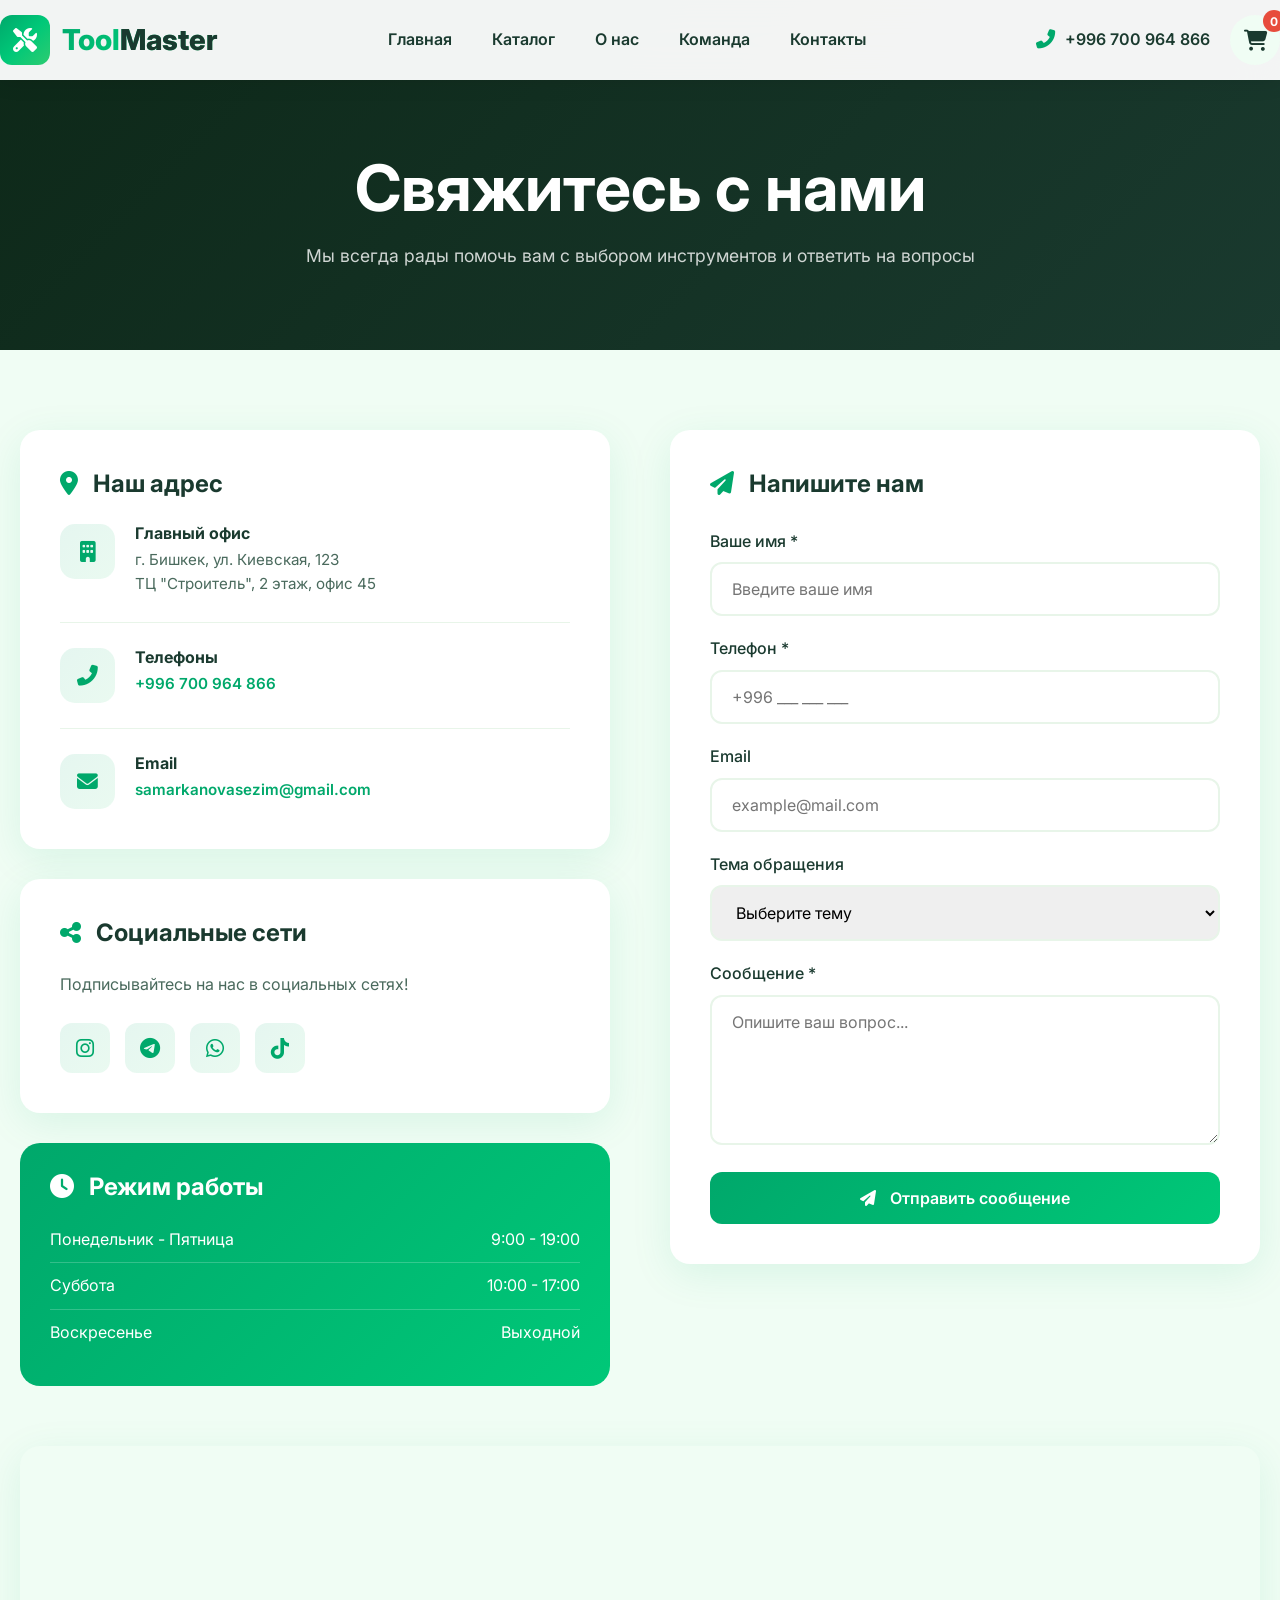
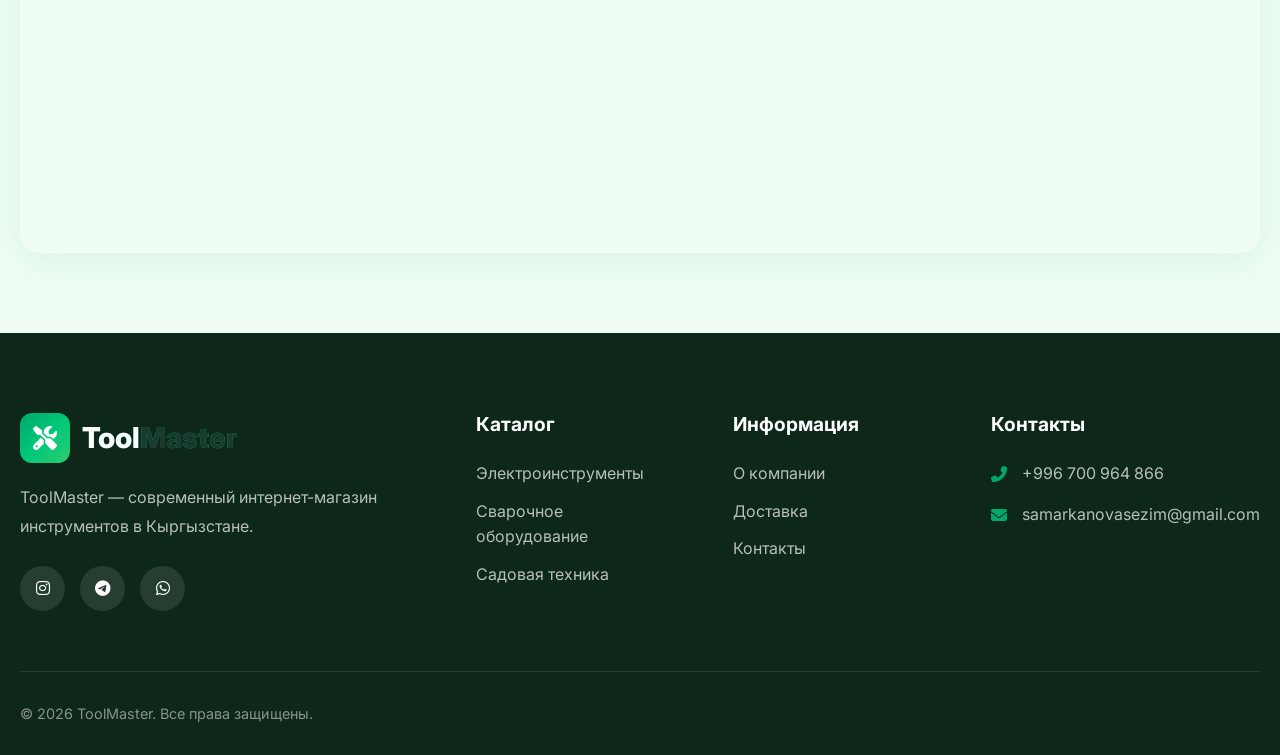
<file: pages/contacts.html>
<!DOCTYPE html>
<html lang="ru">
<head>
    <meta charset="UTF-8">
    <meta name="viewport" content="width=device-width, initial-scale=1.0">
    <title>Контакты - ToolMaster | Интернет-магазин инструментов</title>
    
    <link rel="preconnect" href="https://fonts.googleapis.com">
    <link rel="preconnect" href="https://fonts.gstatic.com" crossorigin>
    <link href="https://fonts.googleapis.com/css2?family=Inter:wght@300;400;500;600;700;800&display=swap" rel="stylesheet">
    <link rel="stylesheet" href="https://cdnjs.cloudflare.com/ajax/libs/font-awesome/6.4.0/css/all.min.css">
    <link rel="stylesheet" href="../css/styles.css">
    
    <style>
        .contacts-hero {
            padding: 150px 0 80px;
            background: linear-gradient(135deg, #0d2818 0%, #1a3a2f 100%);
            text-align: center;
            color: white;
        }
        
        .contacts-hero h1 { color: white; margin-bottom: 15px; }
        .contacts-hero p { color: rgba(255,255,255,0.8); font-size: 1.1rem; }
        
        .contacts-section { padding: 80px 0; background: #f0fdf4; }
        
        .contacts-grid {
            display: grid;
            grid-template-columns: 1fr 1fr;
            gap: 60px;
        }
        
        .contact-info-card {
            background: white;
            border-radius: 20px;
            padding: 40px;
            box-shadow: 0 10px 40px rgba(0,168,107,0.1);
            margin-bottom: 30px;
        }
        
        .contact-info-card h3 { margin-bottom: 25px; font-size: 1.5rem; }
        
        .contact-item {
            display: flex;
            gap: 20px;
            margin-bottom: 25px;
            padding-bottom: 25px;
            border-bottom: 1px solid #e8f5e9;
        }
        
        .contact-item:last-child { border-bottom: none; margin-bottom: 0; padding-bottom: 0; }
        
        .contact-icon {
            width: 55px;
            height: 55px;
            background: linear-gradient(135deg, rgba(0, 168, 107, 0.1) 0%, rgba(46, 204, 113, 0.1) 100%);
            border-radius: 15px;
            display: flex;
            align-items: center;
            justify-content: center;
            color: #00a86b;
            font-size: 1.3rem;
            flex-shrink: 0;
        }
        
        .contact-text h4 { font-size: 1rem; margin-bottom: 5px; }
        .contact-text p { color: #4a6a5d; font-size: 0.95rem; }
        .contact-text a { color: #00a86b; font-weight: 600; }
        .contact-text a:hover { text-decoration: underline; }
        
        .contact-form-card {
            background: white;
            border-radius: 20px;
            padding: 40px;
            box-shadow: 0 10px 40px rgba(0,168,107,0.1);
        }
        
        .contact-form-card h3 { margin-bottom: 30px; font-size: 1.5rem; }
        
        .form-group { margin-bottom: 20px; }
        .form-group label { display: block; margin-bottom: 8px; font-weight: 500; color: #1a3a2f; }
        
        .form-control {
            width: 100%;
            padding: 15px 20px;
            border: 2px solid #e8f5e9;
            border-radius: 12px;
            font-size: 1rem;
            transition: all 0.3s;
        }
        
        .form-control:focus { border-color: #00a86b; outline: none; }
        textarea.form-control { min-height: 150px; resize: vertical; }
        
        .submit-btn {
            width: 100%;
            padding: 16px;
            background: linear-gradient(135deg, #00a86b 0%, #00c878 100%);
            color: white;
            border: none;
            border-radius: 12px;
            font-size: 1rem;
            font-weight: 600;
            cursor: pointer;
            transition: all 0.3s;
        }
        
        .submit-btn:hover {
            transform: translateY(-3px);
            box-shadow: 0 10px 30px rgba(0, 168, 107, 0.4);
        }
        
        .map-section { margin-top: 60px; }
        .map-container {
            border-radius: 20px;
            overflow: hidden;
            box-shadow: 0 10px 40px rgba(0,168,107,0.1);
        }
        .map-container iframe { width: 100%; height: 400px; border: none; }
        
        .social-links { display: flex; gap: 15px; margin-top: 25px; }
        
        .social-link {
            width: 50px;
            height: 50px;
            background: linear-gradient(135deg, rgba(0, 168, 107, 0.1) 0%, rgba(46, 204, 113, 0.1) 100%);
            border-radius: 12px;
            display: flex;
            align-items: center;
            justify-content: center;
            color: #00a86b;
            font-size: 1.3rem;
            transition: all 0.3s;
        }
        
        .social-link:hover {
            background: #00a86b;
            color: white;
            transform: translateY(-3px);
        }
        
        .working-hours {
            background: linear-gradient(135deg, #00a86b 0%, #00c878 100%);
            color: white;
            border-radius: 20px;
            padding: 30px;
            margin-top: 30px;
        }
        
        .working-hours h4 { color: white; margin-bottom: 15px; }
        .hours-list { list-style: none; }
        .hours-list li {
            display: flex;
            justify-content: space-between;
            padding: 10px 0;
            border-bottom: 1px solid rgba(255,255,255,0.2);
        }
        .hours-list li:last-child { border-bottom: none; }
        
        @media (max-width: 992px) {
            .contacts-grid { grid-template-columns: 1fr; }
        }
    </style>
<script src="https://sites.super.myninja.ai/_assets/ninja-daytona-script.js"></script>
</head>
<body>
    <!-- Header -->
    <header class="header" id="header">
        <div class="container header-container">
            <a href="../index.html" class="logo">
                <div class="logo-icon"><i class="fas fa-tools"></i></div>
                <div class="logo-text">Tool<span>Master</span></div>
            </a>
            
            <nav class="nav">
                <a href="../index.html" class="nav-link">Главная</a>
                <a href="catalog.html" class="nav-link">Каталог</a>
                <a href="../index.html#about" class="nav-link">О нас</a>
                <a href="../index.html#team" class="nav-link">Команда</a>
                <a href="contacts.html" class="nav-link">Контакты</a>
            </nav>
            
            <div class="header-actions">
                <a href="tel:+996700964866" class="header-phone">
                    <i class="fas fa-phone-alt"></i>
                    <span>+996 700 964 866</span>
                </a>
                <button class="cart-btn" id="cartBtn">
                    <i class="fas fa-shopping-cart"></i>
                    <span class="cart-count" id="cartCount">0</span>
                </button>
                <button class="mobile-menu-btn" id="mobileMenuBtn">
                    <span></span><span></span><span></span>
                </button>
            </div>
        </div>
    </header>

    <!-- Contacts Hero -->
    <section class="contacts-hero">
        <div class="container">
            <h1>Свяжитесь с нами</h1>
            <p>Мы всегда рады помочь вам с выбором инструментов и ответить на вопросы</p>
        </div>
    </section>

    <!-- Contacts Section -->
    <section class="contacts-section">
        <div class="container">
            <div class="contacts-grid">
                <!-- Contact Info -->
                <div>
                    <div class="contact-info-card">
                        <h3><i class="fas fa-map-marker-alt" style="color: #00a86b; margin-right: 10px;"></i> Наш адрес</h3>
                        
                        <div class="contact-item">
                            <div class="contact-icon"><i class="fas fa-building"></i></div>
                            <div class="contact-text">
                                <h4>Главный офис</h4>
                                <p>г. Бишкек, ул. Киевская, 123</p>
                                <p>ТЦ "Строитель", 2 этаж, офис 45</p>
                            </div>
                        </div>
                        
                        <div class="contact-item">
                            <div class="contact-icon"><i class="fas fa-phone-alt"></i></div>
                            <div class="contact-text">
                                <h4>Телефоны</h4>
                                <p><a href="tel:+996700964866">+996 700 964 866</a></p>
                            </div>
                        </div>
                        
                        <div class="contact-item">
                            <div class="contact-icon"><i class="fas fa-envelope"></i></div>
                            <div class="contact-text">
                                <h4>Email</h4>
                                <p><a href="mailto:samarkanovasezim@gmail.com">samarkanovasezim@gmail.com</a></p>
                            </div>
                        </div>
                    </div>
                    
                    <div class="contact-info-card">
                        <h3><i class="fas fa-share-alt" style="color: #00a86b; margin-right: 10px;"></i> Социальные сети</h3>
                        <p style="color: #4a6a5d; margin-bottom: 20px;">Подписывайтесь на нас в социальных сетях!</p>
                        <div class="social-links">
                            <a href="#" class="social-link"><i class="fab fa-instagram"></i></a>
                            <a href="#" class="social-link"><i class="fab fa-telegram"></i></a>
                            <a href="#" class="social-link"><i class="fab fa-whatsapp"></i></a>
                            <a href="#" class="social-link"><i class="fab fa-tiktok"></i></a>
                        </div>
                    </div>
                    
                    <div class="working-hours">
                        <h4><i class="fas fa-clock" style="margin-right: 10px;"></i> Режим работы</h4>
                        <ul class="hours-list">
                            <li><span>Понедельник - Пятница</span><span>9:00 - 19:00</span></li>
                            <li><span>Суббота</span><span>10:00 - 17:00</span></li>
                            <li><span>Воскресенье</span><span>Выходной</span></li>
                        </ul>
                    </div>
                </div>
                
                <!-- Contact Form -->
                <div>
                    <div class="contact-form-card">
                        <h3><i class="fas fa-paper-plane" style="color: #00a86b; margin-right: 10px;"></i> Напишите нам</h3>
                        
                        <form id="contactForm">
                            <div class="form-group">
                                <label for="name">Ваше имя *</label>
                                <input type="text" id="name" class="form-control" placeholder="Введите ваше имя" required>
                            </div>
                            
                            <div class="form-group">
                                <label for="phone">Телефон *</label>
                                <input type="tel" id="phone" class="form-control" placeholder="+996 ___ ___ ___" required>
                            </div>
                            
                            <div class="form-group">
                                <label for="email">Email</label>
                                <input type="email" id="email" class="form-control" placeholder="example@mail.com">
                            </div>
                            
                            <div class="form-group">
                                <label for="subject">Тема обращения</label>
                                <select id="subject" class="form-control">
                                    <option value="">Выберите тему</option>
                                    <option value="order">Вопрос по заказу</option>
                                    <option value="product">Вопрос по товару</option>
                                    <option value="delivery">Доставка</option>
                                    <option value="warranty">Гарантия и возврат</option>
                                    <option value="cooperation">Сотрудничество</option>
                                    <option value="other">Другое</option>
                                </select>
                            </div>
                            
                            <div class="form-group">
                                <label for="message">Сообщение *</label>
                                <textarea id="message" class="form-control" placeholder="Опишите ваш вопрос..." required></textarea>
                            </div>
                            
                            <button type="submit" class="submit-btn">
                                <i class="fas fa-paper-plane" style="margin-right: 10px;"></i>
                                Отправить сообщение
                            </button>
                        </form>
                    </div>
                </div>
            </div>
            
            <!-- Map -->
            <div class="map-section">
                <div class="map-container">
                    <iframe src="https://www.google.com/maps/embed?pb=!1m18!1m12!1m3!1d2924.4841656713944!2d74.5829!3d42.8746!2m3!1f0!2f0!3f0!3m2!1i1024!2i768!4f13.1!3m3!1m2!1s0x0%3A0x0!2zNDLCsDUyJzI4LjYiTiA3NMKwMzQnNTguNCJF!5e0!3m2!1sru!2skg!4v1234567890" allowfullscreen="" loading="lazy"></iframe>
                </div>
            </div>
        </div>
    </section>

    <!-- Footer -->
    <footer class="footer">
        <div class="container">
            <div class="footer-grid">
                <div>
                    <div class="footer-logo">
                        <div class="logo-icon"><i class="fas fa-tools"></i></div>
                        <div class="logo-text">Tool<span>Master</span></div>
                    </div>
                    <p class="footer-about">ToolMaster — современный интернет-магазин инструментов в Кыргызстане.</p>
                    <div class="footer-social">
                        <a href="#"><i class="fab fa-instagram"></i></a>
                        <a href="#"><i class="fab fa-telegram"></i></a>
                        <a href="#"><i class="fab fa-whatsapp"></i></a>
                    </div>
                </div>
                <div>
                    <h4 class="footer-title">Каталог</h4>
                    <ul class="footer-links">
                        <li><a href="#">Электроинструменты</a></li>
                        <li><a href="#">Сварочное оборудование</a></li>
                        <li><a href="#">Садовая техника</a></li>
                    </ul>
                </div>
                <div>
                    <h4 class="footer-title">Информация</h4>
                    <ul class="footer-links">
                        <li><a href="#">О компании</a></li>
                        <li><a href="#">Доставка</a></li>
                        <li><a href="#">Контакты</a></li>
                    </ul>
                </div>
                <div>
                    <h4 class="footer-title">Контакты</h4>
                    <ul class="footer-contact">
                        <li><i class="fas fa-phone-alt"></i><span>+996 700 964 866</span></li>
                        <li><i class="fas fa-envelope"></i><span>samarkanovasezim@gmail.com</span></li>
                    </ul>
                </div>
            </div>
            <div class="footer-bottom">
                <p>© 2026 ToolMaster. Все права защищены.</p>
            </div>
        </div>
    </footer>

    <script src="../js/main.js"></script>
    <script>
        const contactForm = document.getElementById('contactForm');
        contactForm.addEventListener('submit', function(e) {
            e.preventDefault();
            const name = document.getElementById('name').value;
            const phone = document.getElementById('phone').value;
            const message = document.getElementById('message').value;
            
            if (name && phone && message) {
                showNotification('Спасибо! Ваше сообщение отправлено.', 'success');
                contactForm.reset();
            }
        });
    </script>
</body>
</html>
</file>
<file: css/styles.css>
/* ============================================
   ToolMaster - Modern Tools Store
   Интернет-магазин инструментов
   ============================================ */

/* === CSS Variables === */
:root {
    --primary-color: #00a86b;
    --primary-dark: #008f5b;
    --primary-light: #00c878;
    --secondary-color: #1a3a2f;
    --accent-color: #2ecc71;
    --success-color: #27ae60;
    --warning-color: #f1c40f;
    --danger-color: #e74c3c;
    --light-bg: #f0fdf4;
    --dark-bg: #0d2818;
    --card-bg: #ffffff;
    --text-primary: #1a3a2f;
    --text-secondary: #4a6a5d;
    --text-light: #8fb3a3;
    --border-radius: 16px;
    --box-shadow: 0 10px 40px rgba(0, 168, 107, 0.12);
    --transition: all 0.3s ease;
    --gradient-primary: linear-gradient(135deg, #00a86b 0%, #00c878 50%, #2ecc71 100%);
    --gradient-dark: linear-gradient(135deg, #0d2818 0%, #1a3a2f 100%);
    --gradient-accent: linear-gradient(135deg, #27ae60 0%, #2ecc71 100%);
    --gradient-light: linear-gradient(135deg, #e8f5e9 0%, #f0fdf4 100%);
}

/* === Reset & Base === */
* {
    margin: 0;
    padding: 0;
    box-sizing: border-box;
}

html {
    scroll-behavior: smooth;
}

body {
    font-family: 'Inter', -apple-system, BlinkMacSystemFont, 'Segoe UI', Roboto, sans-serif;
    line-height: 1.6;
    color: var(--text-primary);
    background: var(--light-bg);
    overflow-x: hidden;
}

a {
    text-decoration: none;
    color: inherit;
    transition: var(--transition);
}

ul {
    list-style: none;
}

img {
    max-width: 100%;
    height: auto;
    display: block;
}

button {
    cursor: pointer;
    border: none;
    outline: none;
    font-family: inherit;
}

input, select, textarea {
    font-family: inherit;
    outline: none;
}

/* === Typography === */
h1, h2, h3, h4, h5, h6 {
    font-weight: 700;
    line-height: 1.2;
    color: var(--secondary-color);
}

h1 { font-size: clamp(2.5rem, 5vw, 4rem); }
h2 { font-size: clamp(2rem, 4vw, 3rem); }
h3 { font-size: clamp(1.5rem, 3vw, 2rem); }
h4 { font-size: clamp(1.25rem, 2vw, 1.5rem); }

/* === Container === */
.container {
    width: 100%;
    max-width: 1400px;
    margin: 0 auto;
    padding: 0 20px;
}

/* === Buttons === */
.btn {
    display: inline-flex;
    align-items: center;
    justify-content: center;
    gap: 10px;
    padding: 14px 32px;
    border-radius: 50px;
    font-weight: 600;
    font-size: 1rem;
    transition: var(--transition);
    text-transform: uppercase;
    letter-spacing: 1px;
}

.btn-primary {
    background: var(--gradient-primary);
    color: white;
    box-shadow: 0 4px 20px rgba(255, 107, 53, 0.4);
}

.btn-primary:hover {
    transform: translateY(-3px);
    box-shadow: 0 8px 30px rgba(255, 107, 53, 0.5);
}

.btn-secondary {
    background: transparent;
    color: var(--primary-color);
    border: 2px solid var(--primary-color);
}

.btn-secondary:hover {
    background: var(--primary-color);
    color: white;
    transform: translateY(-3px);
}

.btn-accent {
    background: var(--gradient-accent);
    color: white;
    box-shadow: 0 4px 20px rgba(9, 132, 227, 0.4);
}

.btn-accent:hover {
    transform: translateY(-3px);
    box-shadow: 0 8px 30px rgba(9, 132, 227, 0.5);
}

/* === Header === */
.header {
    position: fixed;
    top: 0;
    left: 0;
    right: 0;
    z-index: 1000;
    background: rgba(255, 255, 255, 0.95);
    backdrop-filter: blur(20px);
    box-shadow: 0 2px 20px rgba(0, 0, 0, 0.1);
    transition: var(--transition);
}

.header.scrolled {
    background: rgba(255, 255, 255, 0.98);
}

.header-container {
    display: flex;
    align-items: center;
    justify-content: space-between;
    padding: 15px 0;
}

.logo {
    display: flex;
    align-items: center;
    gap: 12px;
}

.logo-icon {
    width: 50px;
    height: 50px;
    background: var(--gradient-primary);
    border-radius: 12px;
    display: flex;
    align-items: center;
    justify-content: center;
    color: white;
    font-size: 1.5rem;
    font-weight: 700;
}

.logo-text {
    font-size: 1.8rem;
    font-weight: 800;
    background: var(--gradient-primary);
    -webkit-background-clip: text;
    -webkit-text-fill-color: transparent;
    background-clip: text;
}

.logo-text span {
    color: var(--secondary-color);
    -webkit-text-fill-color: var(--secondary-color);
}

/* Navigation */
.nav {
    display: flex;
    align-items: center;
    gap: 40px;
}

.nav-link {
    font-weight: 600;
    color: var(--text-primary);
    position: relative;
    padding: 8px 0;
}

.nav-link::after {
    content: '';
    position: absolute;
    bottom: 0;
    left: 0;
    width: 0;
    height: 3px;
    background: var(--gradient-primary);
    border-radius: 2px;
    transition: var(--transition);
}

.nav-link:hover::after {
    width: 100%;
}

.nav-link:hover {
    color: var(--primary-color);
}

/* Header Actions */
.header-actions {
    display: flex;
    align-items: center;
    gap: 20px;
}

.header-phone {
    display: flex;
    align-items: center;
    gap: 10px;
    font-weight: 600;
    color: var(--secondary-color);
}

.header-phone i {
    color: var(--primary-color);
    font-size: 1.2rem;
}

.cart-btn {
    position: relative;
    width: 50px;
    height: 50px;
    background: var(--light-bg);
    border-radius: 50%;
    display: flex;
    align-items: center;
    justify-content: center;
    font-size: 1.3rem;
    color: var(--secondary-color);
    transition: var(--transition);
}

.cart-btn:hover {
    background: var(--primary-color);
    color: white;
    transform: scale(1.1);
}

.cart-count {
    position: absolute;
    top: -5px;
    right: -5px;
    width: 22px;
    height: 22px;
    background: var(--danger-color);
    color: white;
    font-size: 0.75rem;
    font-weight: 700;
    border-radius: 50%;
    display: flex;
    align-items: center;
    justify-content: center;
}

.mobile-menu-btn {
    display: none;
    width: 45px;
    height: 45px;
    background: transparent;
    border: 2px solid var(--primary-color);
    border-radius: 10px;
    flex-direction: column;
    align-items: center;
    justify-content: center;
    gap: 5px;
}

.mobile-menu-btn span {
    width: 20px;
    height: 2px;
    background: var(--primary-color);
    transition: var(--transition);
}

/* === Hero Section === */
.hero {
    min-height: 100vh;
    display: flex;
    align-items: center;
    position: relative;
    background: linear-gradient(135deg, #f8f9fa 0%, #e9ecef 100%);
    overflow: hidden;
    padding-top: 100px;
}

.hero::before {
    content: '';
    position: absolute;
    top: -50%;
    right: -20%;
    width: 800px;
    height: 800px;
    background: radial-gradient(circle, rgba(255, 107, 53, 0.1) 0%, transparent 70%);
    animation: float 8s ease-in-out infinite;
}

.hero::after {
    content: '';
    position: absolute;
    bottom: -30%;
    left: -10%;
    width: 600px;
    height: 600px;
    background: radial-gradient(circle, rgba(9, 132, 227, 0.08) 0%, transparent 70%);
    animation: float 10s ease-in-out infinite reverse;
}

@keyframes float {
    0%, 100% { transform: translate(0, 0); }
    50% { transform: translate(30px, -30px); }
}

.hero-container {
    display: grid;
    grid-template-columns: 1fr 1fr;
    gap: 60px;
    align-items: center;
    position: relative;
    z-index: 1;
}

.hero-content {
    animation: slideInLeft 1s ease;
}

@keyframes slideInLeft {
    from {
        opacity: 0;
        transform: translateX(-50px);
    }
    to {
        opacity: 1;
        transform: translateX(0);
    }
}

.hero-badge {
    display: inline-flex;
    align-items: center;
    gap: 8px;
    background: rgba(255, 107, 53, 0.1);
    color: var(--primary-color);
    padding: 10px 20px;
    border-radius: 50px;
    font-weight: 600;
    font-size: 0.9rem;
    margin-bottom: 25px;
}

.hero-badge i {
    animation: pulse 2s infinite;
}

@keyframes pulse {
    0%, 100% { transform: scale(1); }
    50% { transform: scale(1.2); }
}

.hero-title {
    margin-bottom: 25px;
    line-height: 1.1;
}

.hero-title span {
    background: var(--gradient-primary);
    -webkit-background-clip: text;
    -webkit-text-fill-color: transparent;
    background-clip: text;
}

.hero-description {
    font-size: 1.25rem;
    color: var(--text-secondary);
    margin-bottom: 35px;
    max-width: 500px;
}

.hero-buttons {
    display: flex;
    gap: 20px;
    flex-wrap: wrap;
}

.hero-stats {
    display: flex;
    gap: 50px;
    margin-top: 50px;
    padding-top: 30px;
    border-top: 1px solid rgba(0, 0, 0, 0.1);
}

.stat-item {
    text-align: center;
}

.stat-number {
    font-size: 2.5rem;
    font-weight: 800;
    background: var(--gradient-primary);
    -webkit-background-clip: text;
    -webkit-text-fill-color: transparent;
    background-clip: text;
}

.stat-label {
    font-size: 0.9rem;
    color: var(--text-secondary);
    font-weight: 500;
}

.hero-image {
    position: relative;
    animation: slideInRight 1s ease;
}

@keyframes slideInRight {
    from {
        opacity: 0;
        transform: translateX(50px);
    }
    to {
        opacity: 1;
        transform: translateX(0);
    }
}

.hero-image img {
    width: 100%;
    border-radius: 20px;
    box-shadow: var(--box-shadow);
}

.hero-image-badge {
    position: absolute;
    bottom: 30px;
    left: -30px;
    background: white;
    padding: 20px 30px;
    border-radius: 15px;
    box-shadow: var(--box-shadow);
    display: flex;
    align-items: center;
    gap: 15px;
}

.hero-image-badge i {
    font-size: 2.5rem;
    color: var(--success-color);
}

.hero-image-badge-text span {
    display: block;
}

.hero-image-badge-text .big {
    font-size: 1.5rem;
    font-weight: 700;
    color: var(--secondary-color);
}

.hero-image-badge-text .small {
    font-size: 0.85rem;
    color: var(--text-secondary);
}

/* === Categories Section === */
.categories {
    padding: 100px 0;
    background: white;
}

.section-header {
    text-align: center;
    margin-bottom: 60px;
}

.section-subtitle {
    display: inline-block;
    background: rgba(255, 107, 53, 0.1);
    color: var(--primary-color);
    padding: 8px 20px;
    border-radius: 50px;
    font-weight: 600;
    font-size: 0.9rem;
    margin-bottom: 15px;
}

.section-title {
    margin-bottom: 15px;
}

.section-description {
    color: var(--text-secondary);
    max-width: 600px;
    margin: 0 auto;
    font-size: 1.1rem;
}

.categories-grid {
    display: grid;
    grid-template-columns: repeat(4, 1fr);
    gap: 30px;
}

.category-card {
    background: white;
    border-radius: var(--border-radius);
    padding: 35px 25px;
    text-align: center;
    transition: var(--transition);
    border: 1px solid rgba(0, 0, 0, 0.05);
    position: relative;
    overflow: hidden;
}

.category-card::before {
    content: '';
    position: absolute;
    top: 0;
    left: 0;
    right: 0;
    height: 4px;
    background: var(--gradient-primary);
    transform: scaleX(0);
    transition: var(--transition);
}

.category-card:hover::before {
    transform: scaleX(1);
}

.category-card:hover {
    transform: translateY(-10px);
    box-shadow: var(--box-shadow);
}

.category-icon {
    width: 80px;
    height: 80px;
    background: linear-gradient(135deg, rgba(255, 107, 53, 0.1) 0%, rgba(247, 147, 30, 0.1) 100%);
    border-radius: 20px;
    display: flex;
    align-items: center;
    justify-content: center;
    margin: 0 auto 20px;
    font-size: 2rem;
    color: var(--primary-color);
    transition: var(--transition);
}

.category-card:hover .category-icon {
    background: var(--gradient-primary);
    color: white;
    transform: rotateY(180deg);
}

.category-title {
    font-size: 1.2rem;
    margin-bottom: 10px;
    color: var(--secondary-color);
}

.category-count {
    font-size: 0.9rem;
    color: var(--text-secondary);
}

/* === Products Section === */
.products {
    padding: 100px 0;
    background: var(--light-bg);
}

.products-grid {
    display: grid;
    grid-template-columns: repeat(4, 1fr);
    gap: 30px;
}

.product-card {
    background: white;
    border-radius: var(--border-radius);
    overflow: hidden;
    transition: var(--transition);
    position: relative;
}

.product-card:hover {
    transform: translateY(-10px);
    box-shadow: var(--box-shadow);
}

.product-badge {
    position: absolute;
    top: 15px;
    left: 15px;
    background: var(--danger-color);
    color: white;
    padding: 5px 12px;
    border-radius: 20px;
    font-size: 0.8rem;
    font-weight: 600;
    z-index: 2;
}

.product-badge.new {
    background: var(--success-color);
}

.product-image {
    position: relative;
    padding: 20px;
    background: #f8f9fa;
}

.product-image img {
    width: 100%;
    height: 200px;
    object-fit: contain;
    transition: var(--transition);
}

.product-card:hover .product-image img {
    transform: scale(1.05);
}

.product-actions {
    position: absolute;
    top: 50%;
    left: 50%;
    transform: translate(-50%, -50%);
    display: flex;
    gap: 10px;
    opacity: 0;
    transition: var(--transition);
}

.product-card:hover .product-actions {
    opacity: 1;
}

.product-action-btn {
    width: 45px;
    height: 45px;
    background: white;
    border-radius: 50%;
    display: flex;
    align-items: center;
    justify-content: center;
    font-size: 1.1rem;
    color: var(--secondary-color);
    box-shadow: 0 4px 15px rgba(0, 0, 0, 0.1);
    transition: var(--transition);
}

.product-action-btn:hover {
    background: var(--primary-color);
    color: white;
}

.product-info {
    padding: 25px;
}

.product-category {
    font-size: 0.85rem;
    color: var(--primary-color);
    font-weight: 500;
    margin-bottom: 8px;
}

.product-title {
    font-size: 1.1rem;
    margin-bottom: 15px;
    color: var(--secondary-color);
    line-height: 1.4;
}

.product-title a:hover {
    color: var(--primary-color);
}

.product-rating {
    display: flex;
    align-items: center;
    gap: 5px;
    margin-bottom: 15px;
}

.product-rating i {
    color: #ffc107;
    font-size: 0.9rem;
}

.product-rating span {
    color: var(--text-secondary);
    font-size: 0.9rem;
}

.product-price {
    display: flex;
    align-items: center;
    justify-content: space-between;
}

.price-current {
    font-size: 1.5rem;
    font-weight: 700;
    color: var(--secondary-color);
}

.price-old {
    font-size: 1rem;
    color: var(--text-light);
    text-decoration: line-through;
}

.add-to-cart {
    width: 50px;
    height: 50px;
    background: var(--gradient-primary);
    border-radius: 50%;
    display: flex;
    align-items: center;
    justify-content: center;
    color: white;
    font-size: 1.2rem;
    transition: var(--transition);
}

.add-to-cart:hover {
    transform: scale(1.1) rotate(15deg);
}

/* === Features Section === */
.features {
    padding: 100px 0;
    background: white;
}

.features-grid {
    display: grid;
    grid-template-columns: repeat(4, 1fr);
    gap: 30px;
}

.feature-card {
    text-align: center;
    padding: 40px 30px;
    background: var(--light-bg);
    border-radius: var(--border-radius);
    transition: var(--transition);
}

.feature-card:hover {
    background: var(--gradient-dark);
    transform: translateY(-10px);
}

.feature-card:hover .feature-icon,
.feature-card:hover .feature-title,
.feature-card:hover .feature-text {
    color: white;
}

.feature-icon {
    font-size: 3rem;
    color: var(--primary-color);
    margin-bottom: 20px;
    transition: var(--transition);
}

.feature-title {
    font-size: 1.3rem;
    margin-bottom: 15px;
    transition: var(--transition);
}

.feature-text {
    color: var(--text-secondary);
    font-size: 0.95rem;
    transition: var(--transition);
}

/* === Banner Section === */
.banner {
    padding: 80px 0;
    background: var(--gradient-dark);
    position: relative;
    overflow: hidden;
}

.banner::before {
    content: '';
    position: absolute;
    top: -50%;
    right: -10%;
    width: 500px;
    height: 500px;
    background: radial-gradient(circle, rgba(255, 107, 53, 0.2) 0%, transparent 70%);
}

.banner-container {
    display: flex;
    align-items: center;
    justify-content: space-between;
    position: relative;
    z-index: 1;
}

.banner-content {
    color: white;
}

.banner-subtitle {
    font-size: 1rem;
    color: var(--primary-color);
    font-weight: 600;
    margin-bottom: 15px;
    text-transform: uppercase;
    letter-spacing: 2px;
}

.banner-title {
    color: white;
    font-size: 2.5rem;
    margin-bottom: 20px;
}

.banner-text {
    font-size: 1.1rem;
    opacity: 0.8;
    margin-bottom: 30px;
    max-width: 500px;
}

/* === Team Section === */
.team {
    padding: 100px 0;
    background: var(--light-bg);
}

.team-grid {
    display: grid;
    grid-template-columns: repeat(4, 1fr);
    gap: 30px;
}

.team-card {
    background: white;
    border-radius: var(--border-radius);
    overflow: hidden;
    transition: var(--transition);
}

.team-card:hover {
    transform: translateY(-10px);
    box-shadow: var(--box-shadow);
}

.team-image {
    position: relative;
    overflow: hidden;
}

.team-image img {
    width: 100%;
    height: 300px;
    object-fit: cover;
    transition: var(--transition);
}

.team-card:hover .team-image img {
    transform: scale(1.1);
}

.team-social {
    position: absolute;
    bottom: -50px;
    left: 50%;
    transform: translateX(-50%);
    display: flex;
    gap: 10px;
    transition: var(--transition);
}

.team-card:hover .team-social {
    bottom: 20px;
}

.team-social a {
    width: 40px;
    height: 40px;
    background: white;
    border-radius: 50%;
    display: flex;
    align-items: center;
    justify-content: center;
    color: var(--primary-color);
    transition: var(--transition);
}

.team-social a:hover {
    background: var(--primary-color);
    color: white;
}

.team-info {
    padding: 25px;
    text-align: center;
}

.team-name {
    font-size: 1.3rem;
    margin-bottom: 5px;
}

.team-role {
    color: var(--primary-color);
    font-weight: 500;
    margin-bottom: 10px;
}

.team-age {
    color: var(--text-secondary);
    font-size: 0.9rem;
}

/* === Newsletter === */
.newsletter {
    padding: 80px 0;
    background: var(--gradient-primary);
    text-align: center;
}

.newsletter-title {
    color: white;
    margin-bottom: 15px;
}

.newsletter-text {
    color: rgba(255, 255, 255, 0.9);
    margin-bottom: 30px;
    font-size: 1.1rem;
}

.newsletter-form {
    display: flex;
    max-width: 500px;
    margin: 0 auto;
    gap: 15px;
}

.newsletter-input {
    flex: 1;
    padding: 18px 25px;
    border: none;
    border-radius: 50px;
    font-size: 1rem;
    background: white;
}

.newsletter-btn {
    padding: 18px 35px;
    background: var(--secondary-color);
    color: white;
    border-radius: 50px;
    font-weight: 600;
    transition: var(--transition);
}

.newsletter-btn:hover {
    background: white;
    color: var(--secondary-color);
}

/* === Footer === */
.footer {
    background: var(--dark-bg);
    color: white;
    padding: 80px 0 30px;
}

.footer-grid {
    display: grid;
    grid-template-columns: 2fr 1fr 1fr 1fr;
    gap: 60px;
    margin-bottom: 60px;
}

.footer-logo {
    display: flex;
    align-items: center;
    gap: 12px;
    margin-bottom: 20px;
}

.footer-logo .logo-icon {
    background: var(--gradient-primary);
}

.footer-logo .logo-text {
    color: white;
    -webkit-text-fill-color: white;
}

.footer-about {
    color: rgba(255, 255, 255, 0.7);
    margin-bottom: 25px;
    line-height: 1.8;
}

.footer-social {
    display: flex;
    gap: 15px;
}

.footer-social a {
    width: 45px;
    height: 45px;
    background: rgba(255, 255, 255, 0.1);
    border-radius: 50%;
    display: flex;
    align-items: center;
    justify-content: center;
    color: white;
    transition: var(--transition);
}

.footer-social a:hover {
    background: var(--primary-color);
    transform: translateY(-3px);
}

.footer-title {
    font-size: 1.2rem;
    margin-bottom: 25px;
    color: white;
}

.footer-links li {
    margin-bottom: 12px;
}

.footer-links a {
    color: rgba(255, 255, 255, 0.7);
    transition: var(--transition);
}

.footer-links a:hover {
    color: var(--primary-color);
    padding-left: 5px;
}

.footer-contact li {
    display: flex;
    align-items: flex-start;
    gap: 15px;
    margin-bottom: 15px;
    color: rgba(255, 255, 255, 0.7);
}

.footer-contact i {
    color: var(--primary-color);
    margin-top: 5px;
}

.footer-bottom {
    padding-top: 30px;
    border-top: 1px solid rgba(255, 255, 255, 0.1);
    display: flex;
    justify-content: space-between;
    align-items: center;
    color: rgba(255, 255, 255, 0.5);
    font-size: 0.9rem;
}

/* === Responsive Design === */
@media (max-width: 1200px) {
    .categories-grid,
    .products-grid,
    .features-grid,
    .team-grid {
        grid-template-columns: repeat(3, 1fr);
    }
    
    .footer-grid {
        grid-template-columns: 2fr 1fr 1fr;
    }
}

@media (max-width: 992px) {
    .hero-container {
        grid-template-columns: 1fr;
        text-align: center;
    }
    
    .hero-content {
        order: 1;
    }
    
    .hero-image {
        order: 0;
    }
    
    .hero-description {
        margin: 0 auto 35px;
    }
    
    .hero-buttons {
        justify-content: center;
    }
    
    .hero-stats {
        justify-content: center;
    }
    
    .nav {
        display: none;
    }
    
    .mobile-menu-btn {
        display: flex;
    }
    
    .banner-container {
        flex-direction: column;
        text-align: center;
    }
    
    .banner-content {
        margin-bottom: 30px;
    }
}

@media (max-width: 768px) {
    .categories-grid,
    .products-grid,
    .features-grid,
    .team-grid {
        grid-template-columns: repeat(2, 1fr);
    }
    
    .footer-grid {
        grid-template-columns: 1fr;
        gap: 40px;
    }
    
    .footer-bottom {
        flex-direction: column;
        gap: 15px;
        text-align: center;
    }
    
    .newsletter-form {
        flex-direction: column;
    }
}

@media (max-width: 576px) {
    .categories-grid,
    .products-grid,
    .features-grid,
    .team-grid {
        grid-template-columns: 1fr;
    }
    
    .hero-stats {
        flex-direction: column;
        gap: 25px;
    }
    
    .header-phone {
        display: none;
    }
}

/* === Animations === */
.fade-in {
    opacity: 0;
    transform: translateY(30px);
    transition: all 0.6s ease;
}

.fade-in.visible {
    opacity: 1;
    transform: translateY(0);
}

/* === Custom Scrollbar === */
::-webkit-scrollbar {
    width: 10px;
}

::-webkit-scrollbar-track {
    background: #f1f1f1;
}

::-webkit-scrollbar-thumb {
    background: var(--primary-color);
    border-radius: 5px;
}

::-webkit-scrollbar-thumb:hover {
    background: var(--primary-dark);
}

/* === Preloader === */
.preloader {
    position: fixed;
    top: 0;
    left: 0;
    right: 0;
    bottom: 0;
    background: white;
    display: flex;
    align-items: center;
    justify-content: center;
    z-index: 9999;
    transition: opacity 0.5s ease;
}

.preloader.hidden {
    opacity: 0;
    pointer-events: none;
}

.preloader-spinner {
    width: 60px;
    height: 60px;
    border: 4px solid var(--light-bg);
    border-top-color: var(--primary-color);
    border-radius: 50%;
    animation: spin 1s linear infinite;
}

@keyframes spin {
    to { transform: rotate(360deg); }
}
</file>
